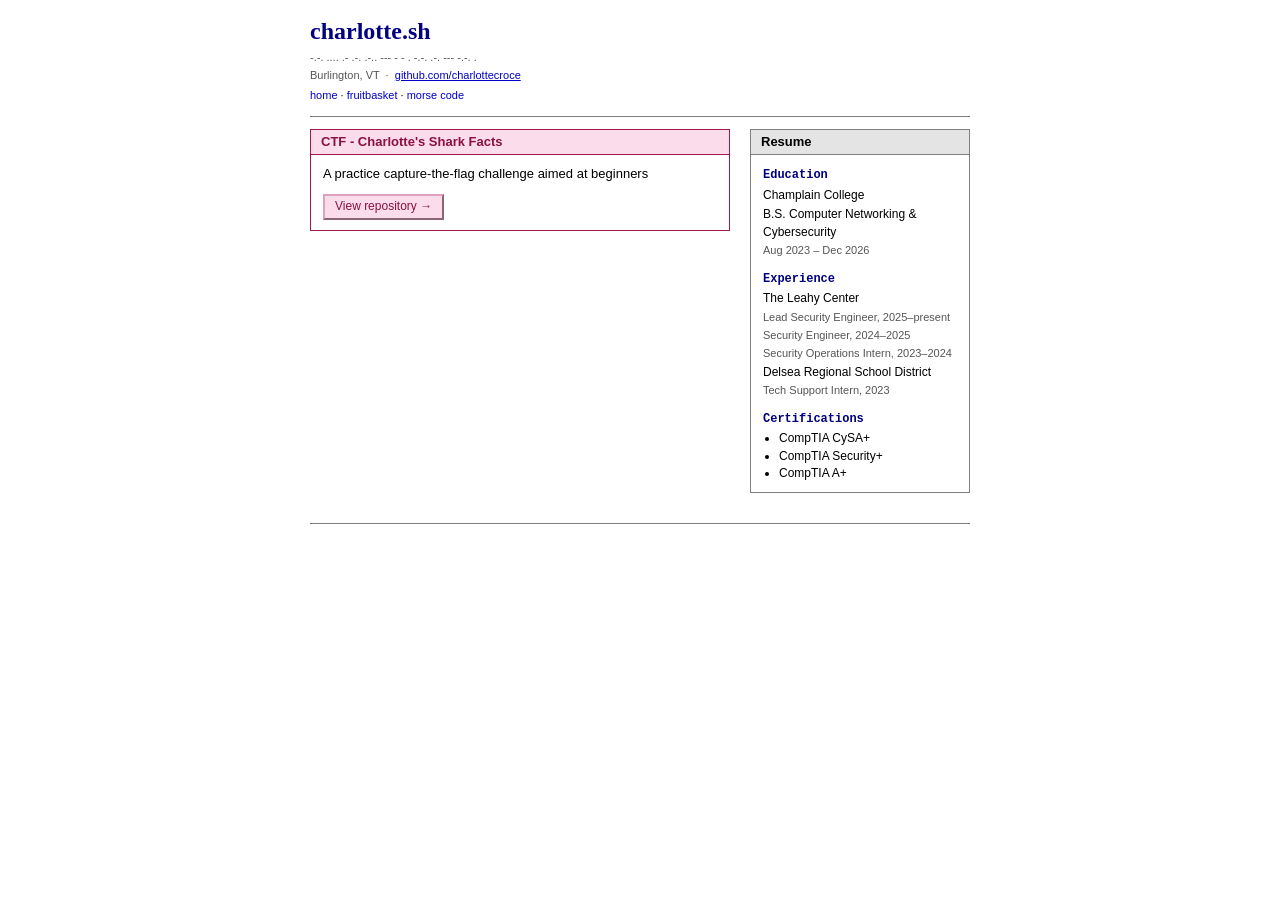
<file: index.html>
<!DOCTYPE html>
<html lang="en">
<head>
<meta charset="utf-8">
<meta name="viewport" content="width=device-width, initial-scale=1">
<title>charlotte.sh</title>
<link rel="stylesheet" href="style.css">
</head>
<body>
<div class="page">

  <header>
    <h1>charlotte.sh</h1>
    <p class="subtitle">-.-. .... .- .-. .-.. --- - - .  -.-. .-. --- -.-. .</p>
    <p class="meta">Burlington, VT &nbsp;&middot;&nbsp; <a href="https://github.com/charlottecroce">github.com/charlottecroce</a></p>
    <nav class="nav">
      <a href="index.html">home</a> &middot;
      <!--<a href="blog.html">blog</a> &middot; -->
      <a href="fruitbasket.html">fruitbasket</a> &middot;
      <a href="morse.html">morse code</a>
    </nav>
  </header>

  <hr>
  <div class="cols">
    <div class="main">

      <div class="box pink">
        <h2>CTF - Charlotte's Shark Facts</h2>
        <div class="body">
          <p>A practice capture-the-flag challenge aimed at beginners</p>
          <a class="btn" href="https://github.com/charlottecroce/shark-ctf">View repository &rarr;</a>
        </div>
      </div>

    </div>

    <aside class="aside">
      <div class="box resume">
        <h2>Resume</h2>
        <div class="body">

          <h3>Education</h3>
          <p>Champlain College</p>
          <p>B.S. Computer Networking &amp; Cybersecurity</p>
          <p class="role">Aug 2023 &ndash; Dec 2026</p>

          <h3>Experience</h3>
          <p>The Leahy Center</p>
          <p class="role">Lead Security Engineer, 2025&ndash;present</p>
          <p class="role">Security Engineer, 2024&ndash;2025</p>
          <p class="role">Security Operations Intern, 2023&ndash;2024</p>

          <p>Delsea Regional School District</p>
          <p class="role">Tech Support Intern, 2023</p>

          <h3>Certifications</h3>
          <ul>
            <li>CompTIA CySA+</li>
            <li>CompTIA Security+</li>
            <li>CompTIA A+</li>
          </ul>

        </div>
      </div>
    </aside>

  </div>

  <footer>
  </footer>

</div>
</body>
</html>
</file>
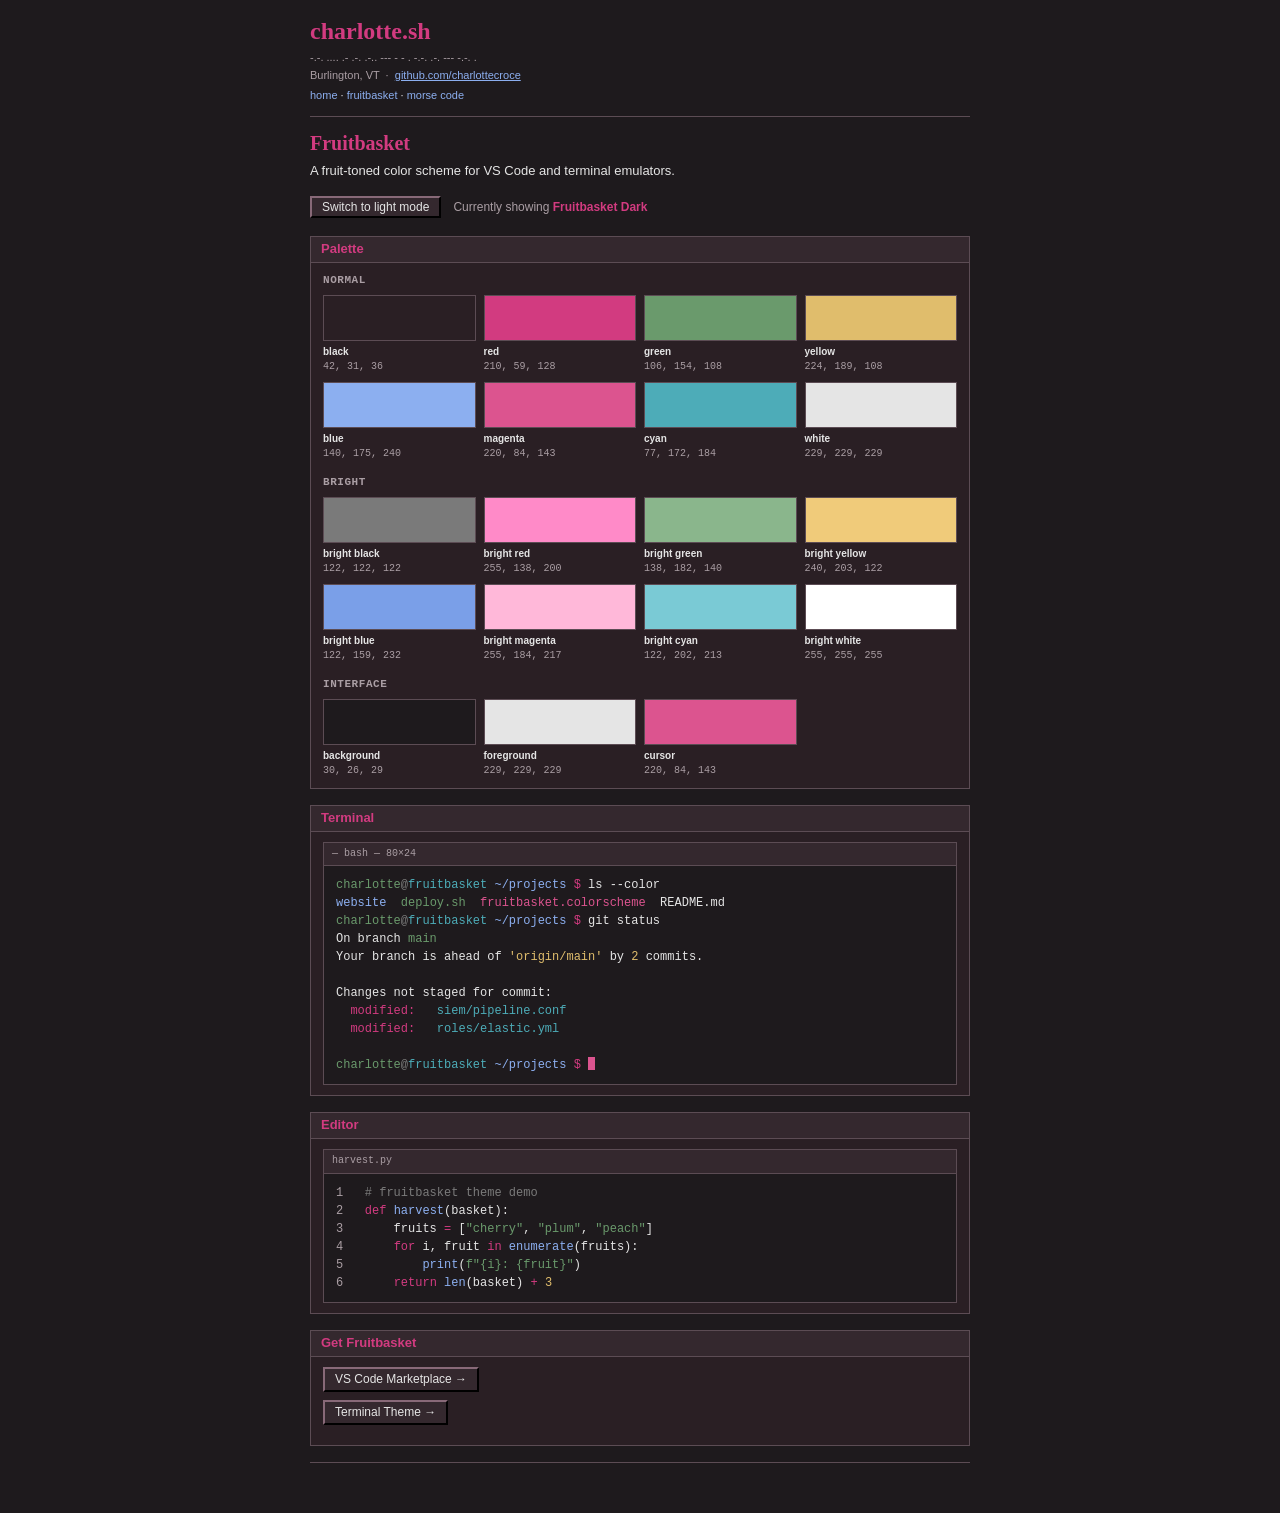
<file: fruitbasket.html>
<!DOCTYPE html>
<html lang="en">
<head>
<meta charset="utf-8">
<meta name="viewport" content="width=device-width, initial-scale=1">
<title>Fruitbasket &mdash; charlotte.sh</title>
<link rel="stylesheet" href="style.css">
</head>
<body class="fb" data-theme="dark">
<div class="page">

  <header>
    <h1>charlotte.sh</h1>
    <p class="subtitle">-.-. .... .- .-. .-.. --- - - .  -.-. .-. --- -.-. .</p>
    <p class="meta">Burlington, VT &nbsp;&middot;&nbsp; <a href="https://github.com/charlottecroce">github.com/charlottecroce</a></p>
    <nav class="nav">
      <a href="index.html">home</a> &middot;
      <!--<a href="blog.html">blog</a> &middot;-->
      <a href="fruitbasket.html">fruitbasket</a> &middot;
      <a href="morse.html">morse code</a>
    </nav>
  </header>

  <hr>

  <h2 class="page-title">Fruitbasket</h2>
  <p class="intro">A fruit-toned color scheme for VS Code and terminal emulators.</p>

  <div class="fb-toggle">
    <button class="btn" id="themeBtn" onclick="fbToggle()">Switch to light mode</button>
    <span class="fb-mode">Currently showing <strong id="fbModeName">Fruitbasket Dark</strong></span>
  </div>

  <div class="box">
    <h2>Palette</h2>
    <div class="body">

      <div class="fb-group-title">Normal</div>
      <div class="swatches">
        <div class="sw"><div class="chip" style="background:rgb(var(--c0))"></div><div class="sw-name">black</div><div class="sw-rgb"><span class="light-only">64, 49, 58</span><span class="dark-only">42, 31, 36</span></div></div>
        <div class="sw"><div class="chip" style="background:rgb(var(--c1))"></div><div class="sw-name">red</div><div class="sw-rgb"><span class="light-only">188, 31, 104</span><span class="dark-only">210, 59, 128</span></div></div>
        <div class="sw"><div class="chip" style="background:rgb(var(--c2))"></div><div class="sw-name">green</div><div class="sw-rgb"><span class="light-only">63, 104, 65</span><span class="dark-only">106, 154, 108</span></div></div>
        <div class="sw"><div class="chip" style="background:rgb(var(--c3))"></div><div class="sw-name">yellow</div><div class="sw-rgb"><span class="light-only">150, 101, 10</span><span class="dark-only">224, 189, 108</span></div></div>
        <div class="sw"><div class="chip" style="background:rgb(var(--c4))"></div><div class="sw-name">blue</div><div class="sw-rgb"><span class="light-only">44, 86, 174</span><span class="dark-only">140, 175, 240</span></div></div>
        <div class="sw"><div class="chip" style="background:rgb(var(--c5))"></div><div class="sw-name">magenta</div><div class="sw-rgb"><span class="light-only">211, 63, 124</span><span class="dark-only">220, 84, 143</span></div></div>
        <div class="sw"><div class="chip" style="background:rgb(var(--c6))"></div><div class="sw-name">cyan</div><div class="sw-rgb"><span class="light-only">27, 122, 134</span><span class="dark-only">77, 172, 184</span></div></div>
        <div class="sw"><div class="chip" style="background:rgb(var(--c7))"></div><div class="sw-name">white</div><div class="sw-rgb"><span class="light-only">230, 219, 224</span><span class="dark-only">229, 229, 229</span></div></div>
      </div>

      <div class="fb-group-title">Bright</div>
      <div class="swatches">
        <div class="sw"><div class="chip" style="background:rgb(var(--c0i))"></div><div class="sw-name">bright black</div><div class="sw-rgb"><span class="light-only">138, 117, 128</span><span class="dark-only">122, 122, 122</span></div></div>
        <div class="sw"><div class="chip" style="background:rgb(var(--c1i))"></div><div class="sw-name">bright red</div><div class="sw-rgb"><span class="light-only">211, 63, 124</span><span class="dark-only">255, 138, 200</span></div></div>
        <div class="sw"><div class="chip" style="background:rgb(var(--c2i))"></div><div class="sw-name">bright green</div><div class="sw-rgb"><span class="light-only">81, 128, 83</span><span class="dark-only">138, 182, 140</span></div></div>
        <div class="sw"><div class="chip" style="background:rgb(var(--c3i))"></div><div class="sw-name">bright yellow</div><div class="sw-rgb"><span class="light-only">176, 126, 26</span><span class="dark-only">240, 203, 122</span></div></div>
        <div class="sw"><div class="chip" style="background:rgb(var(--c4i))"></div><div class="sw-name">bright blue</div><div class="sw-rgb"><span class="light-only">63, 106, 192</span><span class="dark-only">122, 159, 232</span></div></div>
        <div class="sw"><div class="chip" style="background:rgb(var(--c5i))"></div><div class="sw-name">bright magenta</div><div class="sw-rgb"><span class="light-only">196, 36, 114</span><span class="dark-only">255, 184, 217</span></div></div>
        <div class="sw"><div class="chip" style="background:rgb(var(--c6i))"></div><div class="sw-name">bright cyan</div><div class="sw-rgb"><span class="light-only">39, 147, 160</span><span class="dark-only">122, 202, 213</span></div></div>
        <div class="sw"><div class="chip" style="background:rgb(var(--c7i))"></div><div class="sw-name">bright white</div><div class="sw-rgb"><span class="light-only">251, 242, 245</span><span class="dark-only">255, 255, 255</span></div></div>
      </div>

      <div class="fb-group-title">Interface</div>
      <div class="swatches">
        <div class="sw"><div class="chip" style="background:rgb(var(--bg))"></div><div class="sw-name">background</div><div class="sw-rgb"><span class="light-only">251, 242, 245</span><span class="dark-only">30, 26, 29</span></div></div>
        <div class="sw"><div class="chip" style="background:rgb(var(--fg))"></div><div class="sw-name">foreground</div><div class="sw-rgb"><span class="light-only">64, 49, 58</span><span class="dark-only">229, 229, 229</span></div></div>
        <div class="sw"><div class="chip" style="background:rgb(var(--cursor))"></div><div class="sw-name">cursor</div><div class="sw-rgb"><span class="light-only">188, 31, 104</span><span class="dark-only">220, 84, 143</span></div></div>
      </div>

    </div>
  </div>

  <div class="box">
    <h2>Terminal</h2>
    <div class="body">
      <div class="mock">
        <div class="mock-bar">&mdash; bash &mdash; 80&times;24</div>
        <div class="mock-body"><pre><span class="c2">charlotte</span><span class="c0i">@</span><span class="c6">fruitbasket</span> <span class="c4">~/projects</span> <span class="c1">$</span> ls --color
<span class="c4">website</span>  <span class="c2">deploy.sh</span>  <span class="c5">fruitbasket.colorscheme</span>  README.md
<span class="c2">charlotte</span><span class="c0i">@</span><span class="c6">fruitbasket</span> <span class="c4">~/projects</span> <span class="c1">$</span> git status
On branch <span class="c2">main</span>
Your branch is ahead of <span class="c3">'origin/main'</span> by <span class="c3">2</span> commits.

Changes not staged for commit:
  <span class="c1">modified:</span>   <span class="c6">siem/pipeline.conf</span>
  <span class="c1">modified:</span>   <span class="c6">roles/elastic.yml</span>

<span class="c2">charlotte</span><span class="c0i">@</span><span class="c6">fruitbasket</span> <span class="c4">~/projects</span> <span class="c1">$</span> <span class="cursor-block"></span></pre></div>
      </div>
    </div>
  </div>

  <div class="box">
    <h2>Editor</h2>
    <div class="body">
      <div class="mock">
        <div class="mock-bar">harvest.py</div>
        <div class="mock-body"><pre><span class="ln">1   </span><span class="c0i"># fruitbasket theme demo</span>
<span class="ln">2   </span><span class="c1">def</span> <span class="c4">harvest</span>(basket):
<span class="ln">3   </span>    fruits <span class="c1">=</span> [<span class="c2">"cherry"</span>, <span class="c2">"plum"</span>, <span class="c2">"peach"</span>]
<span class="ln">4   </span>    <span class="c1">for</span> i, fruit <span class="c1">in</span> <span class="c4">enumerate</span>(fruits):
<span class="ln">5   </span>        <span class="c4">print</span>(<span class="c2">f"{i}: {fruit}"</span>)
<span class="ln">6   </span>    <span class="c1">return</span> <span class="c4">len</span>(basket) <span class="c1">+</span> <span class="c3">3</span>
</pre></div>
      </div>
    </div>
  </div>

  <div class="box">
    <h2>Get Fruitbasket</h2>
    <div class="body">
      <div class="fb-downloads">
        <a class="btn" href="https://marketplace.visualstudio.com/items?itemName=charlotte-dev.fruitbasket-theme">VS Code Marketplace &rarr;</a>
        <a class="btn" href="https://github.com/charlottecroce/fruitbasket-terminal-theme">Terminal Theme &rarr;</a>

      </div>
      <p class="fb-dl-note"></p>
    </div>
  </div>

  <footer>
  </footer>

</div>

<script>
function fbToggle(){
  var b = document.body;
  var dark = b.getAttribute('data-theme') === 'dark';
  b.setAttribute('data-theme', dark ? 'light' : 'dark');
  document.getElementById('themeBtn').textContent = dark ? 'Switch to dark mode' : 'Switch to light mode';
  document.getElementById('fbModeName').textContent = dark ? 'Fruitbasket Light' : 'Fruitbasket Dark';
}
</script>
</body>
</html>
</file>
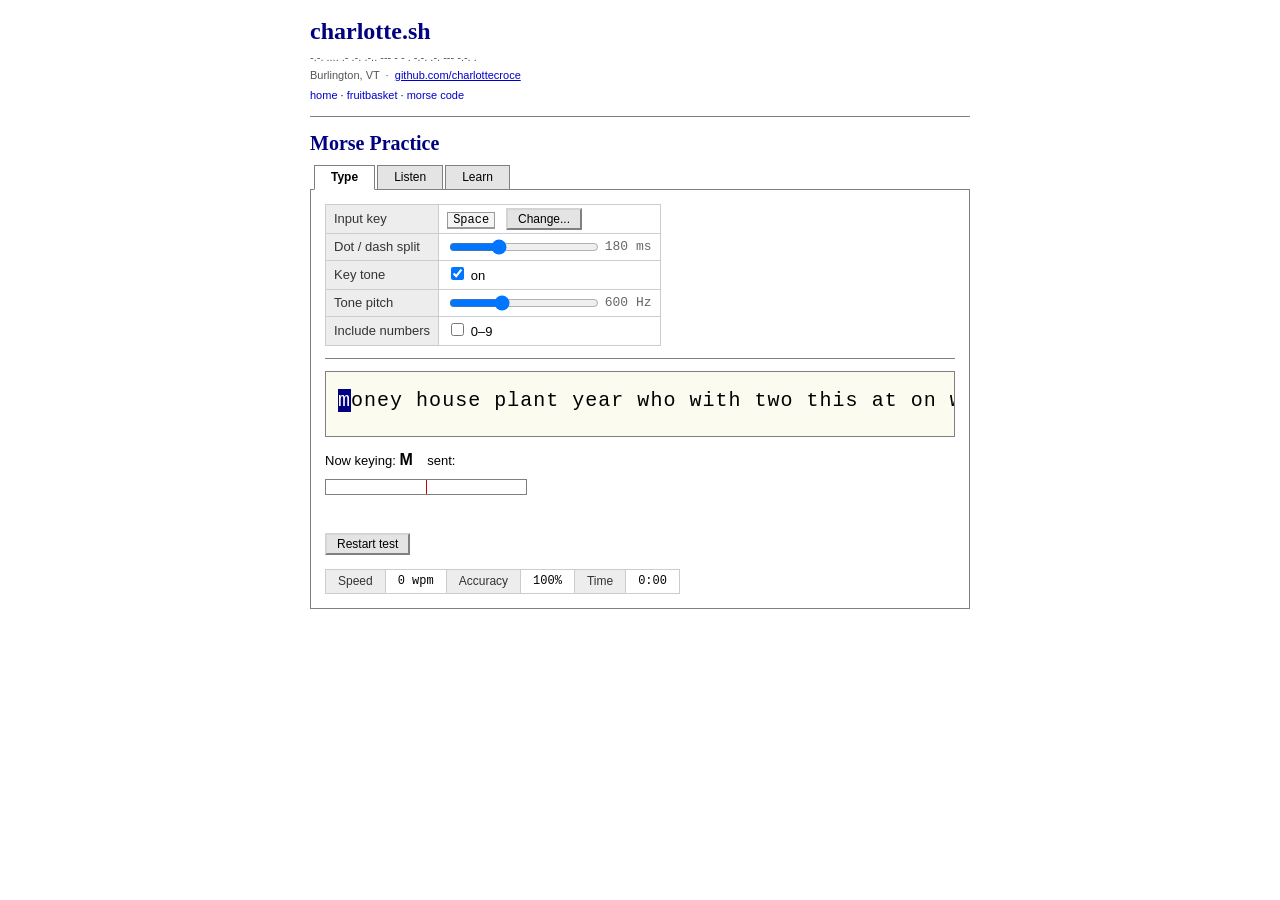
<file: morse.html>
<!DOCTYPE html>
<html lang="en">
<head>
<meta charset="utf-8">
<meta name="viewport" content="width=device-width, initial-scale=1">
<title>Morse Practice</title>
<link rel="stylesheet" href="style.css">
</head>
<body class="morse">
<div class="page">

  <header>
    <h1>charlotte.sh</h1>
    <p class="subtitle">-.-. .... .- .-. .-.. --- - - .  -.-. .-. --- -.-. .</p>
    <p class="meta">Burlington, VT &nbsp;&middot;&nbsp; <a href="https://github.com/charlottecroce">github.com/charlottecroce</a></p>
    <nav class="nav">
      <a href="index.html">home</a> &middot;
      <!--<a href="blog.html">blog</a> &middot;-->
      <a href="fruitbasket.html">fruitbasket</a> &middot;
      <a href="morse.html">morse code</a>
    </nav>
  </header>

  <hr>

  <h2 class="page-title">Morse Practice</h2>

  <div class="tabbar">
    <a href="#" class="active" data-tab="type">Type</a><a href="#" data-tab="listen">Listen</a><a href="#" data-tab="learn">Learn</a>
  </div>

  <div class="panelbox">

  <!-- TYPE -->
  <div class="panel on" id="type">
    <table class="opts">
      <tr>
        <td class="k">Input key</td>
        <td><kbd id="keyName">Space</kbd> &nbsp; <button class="btn" id="bindKey">Change...</button></td>
      </tr>
      <tr>
        <td class="k">Dot / dash split</td>
        <td><input type="range" id="thresh" min="80" max="400" step="10" value="180"> <span class="morseglyph"><span id="threshVal">180</span> ms</span></td>
      </tr>
      <tr>
        <td class="k">Key tone</td>
        <td><input type="checkbox" id="typeSound" checked> on</td>
      </tr>
      <tr>
        <td class="k">Tone pitch</td>
        <td><input type="range" id="freq" min="300" max="1200" step="10" value="600"> <span class="morseglyph"><span id="freqVal">600</span> Hz</span></td>
      </tr>
      <tr>
        <td class="k">Include numbers</td>
        <td><input type="checkbox" id="numType"> 0&ndash;9</td>
      </tr>
    </table>
    <div class="hintnote">
    </div>

    <hr>

    <div class="stream" id="stream"></div>

    <div class="keyline">
      Now keying: <b id="curLetter">&nbsp;</b>
      &nbsp;&nbsp; sent: <span class="enterbox" id="entered">&nbsp;</span>
    </div>

    <div>
      <span class="viz" id="viz"><i></i><span class="mark"></span></span>
      <span class="kind" id="kind"></span>
    </div>

    <div class="answerline" id="answer">&nbsp;</div>

    <button class="btn" id="restart">Restart test</button>

    <table class="stats">
      <tr><td class="k">Speed</td><td class="v" id="sWpm">0 wpm</td>
          <td class="k">Accuracy</td><td class="v" id="sAcc">100%</td>
          <td class="k">Time</td><td class="v" id="sTime">0:00</td></tr>
    </table>
  </div>

  <!-- LISTEN -->
  <div class="panel" id="listen">
    <table class="opts">
      <tr>
        <td class="k">Play</td>
        <td>
          <label><input type="radio" name="lmode" value="letter" checked> Letter</label> &nbsp;&nbsp;
          <label><input type="radio" name="lmode" value="word"> Word</label>
        </td>
      </tr>
      <tr>
        <td class="k">Speed</td>
        <td><input type="range" id="wpm" min="5" max="40" step="1" value="15"> <span class="morseglyph"><span id="wpmVal">15</span> wpm</span></td>
      </tr>
      <tr>
        <td class="k">Tone pitch</td>
        <td><input type="range" id="freqListen" min="300" max="1200" step="10" value="600"> <span class="morseglyph"><span id="freqListenVal">600</span> Hz</span></td>
      </tr>
      <tr>
        <td class="k">Include numbers</td>
        <td><input type="checkbox" id="numListen"> 0&ndash;9</td>
      </tr>
    </table>
    <div class="hintnote"></div>

    <hr>

    <p>
      <button class="btn" id="lPlay">Play &#9658;</button>
      <button class="btn" id="lReplay">Replay</button>
      <button class="btn" id="lNew">New</button>
    </p>

    <p>Answer: <input type="text" id="lInput" maxlength="1" autocomplete="off" spellcheck="false"></p>

    <div class="answerline" id="lAnswer">&nbsp;</div>

    <table class="stats">
      <tr><td class="k">Correct</td><td class="v" id="lScore">0 / 0</td></tr>
    </table>
  </div>

  <!-- LEARN -->
  <div class="panel" id="learn">
    <div class="hintnote"></div>
    <hr>
    <div class="learngrid" id="learnGrid"></div>
  </div>

  </div><!-- /panelbox -->

</div>

<script>
/* data */
var MORSE = {
  A:".-",B:"-...",C:"-.-.",D:"-..",E:".",F:"..-.",G:"--.",H:"....",I:"..",
  J:".---",K:"-.-",L:".-..",M:"--",N:"-.",O:"---",P:".--.",Q:"--.-",R:".-.",
  S:"...",T:"-",U:"..-",V:"...-",W:".--",X:"-..-",Y:"-.--",Z:"--..",
  "0":"-----","1":".----","2":"..---","3":"...--","4":"....-","5":".....",
  "6":"-....","7":"--...","8":"---..","9":"----."
};
var WORDS = ("the be to of and a in that have it for not on with he as you do at this but his by "+
"from they we say her she or an will my one all would there their what so up out if about who get "+
"which go me when make can like time no just him know take people into year your good some could "+
"them see other than then now look only come its over think also back after use two how our work "+
"first well way even new want because any these give day most us man day new old see two way boy "+
"red big hot sun run top ten dog cat book tree road blue green fast slow open door hand word here "+
"water light music paper river house world plant sound money music point night music horse table").split(/\s+/);

var glyph = function(s){ return s.replace(/\./g,"\u00B7").replace(/-/g,"\u2212"); };
var rand  = function(a){ return a[Math.floor(Math.random()*a.length)]; };

/* audio */
var ctx, masterGain, limiter;
var toneFreq = 600; // shared pitch, Hz

function ac(){
  if(!ctx){
    ctx = new (window.AudioContext||window.webkitAudioContext)();
    limiter = ctx.createDynamicsCompressor();
    limiter.threshold.value = -6;
    limiter.knee.value = 6;
    limiter.ratio.value = 20;
    limiter.attack.value = 0.001;
    limiter.release.value = 0.05;
    masterGain = ctx.createGain();
    masterGain.gain.value = 0.9;
    limiter.connect(masterGain);
    masterGain.connect(ctx.destination);
  }
  return ctx;
}

var liveOsc=null, liveGain=null;
function toneOn(){
  var c=ac(), now=c.currentTime;
  liveOsc=c.createOscillator(); liveGain=c.createGain();
  liveOsc.type="sine"; liveOsc.frequency.value=toneFreq;
  liveOsc.connect(liveGain); liveGain.connect(limiter);
  liveGain.gain.setValueAtTime(0.0001, now);
  liveGain.gain.exponentialRampToValueAtTime(0.25, now+0.010); // smooth attack
  liveOsc.start();
}
function toneOff(){
  if(!liveOsc) return;
  var c=ac(), now=c.currentTime, g=liveGain, o=liveOsc;
  liveOsc=null; liveGain=null; // release immediately so re-triggers are clean
  g.gain.cancelScheduledValues(now);
  g.gain.setValueAtTime(g.gain.value, now); // anchor at the actual current level (no jump)
  g.gain.setTargetAtTime(0.0001, now, 0.020); // exponential fade-out
  o.stop(now+0.15); // stop only after the fade has settled
}
// Play plain text with morse timing.
function playText(text, wpm, freq){
  var c=ac(), u=1.2/wpm, t=c.currentTime+0.08, i, j;
  var f = freq || toneFreq;
  text=String(text).toUpperCase();
  for(i=0;i<text.length;i++){
    var code=MORSE[text.charAt(i)]; if(!code) continue;
    for(j=0;j<code.length;j++){
      var d = code.charAt(j)==="." ? u : u*3;
      var o=c.createOscillator(), g=c.createGain();
      o.type="sine"; o.frequency.value=f; o.connect(g); g.connect(limiter);
      g.gain.setValueAtTime(0.0001,t);
      g.gain.exponentialRampToValueAtTime(0.25,t+0.006);
      g.gain.setValueAtTime(0.25,t+d-0.006);
      g.gain.exponentialRampToValueAtTime(0.0001,t+d);
      o.start(t); o.stop(t+d+0.01);
      t += d + u; // symbol + intra-letter gap (1u)
    }
    t += u*2; // bring gap between letters up to 3u
  }
}

/* tabs */
var el=function(id){return document.getElementById(id);};
var tabs=document.querySelectorAll('.tabbar a');
var panels=document.querySelectorAll('.panelbox .panel');
for(var ti=0;ti<tabs.length;ti++){
  tabs[ti].onclick=function(e){
    e.preventDefault(); var name=this.getAttribute('data-tab');
    for(var j=0;j<tabs.length;j++) tabs[j].className = (tabs[j]===this?'active':'');
    for(var k=0;k<panels.length;k++) panels[k].className = 'panel'+(panels[k].id===name?' on':'');
    if(name==='listen') setTimeout(function(){el('lInput').focus();},0);
  };
}

/* shared: numbers */
var numbersOn=false;
function syncNumbers(src){
  numbersOn = src.checked;
  el('numType').checked = numbersOn;
  el('numListen').checked = numbersOn;
}
el('numType').onchange=function(){ syncNumbers(this); newTest(); };
el('numListen').onchange=function(){ syncNumbers(this); };

/* shared: tone pitch */
var freqEl=el('freq'), freqVal=el('freqVal'), freqListenEl=el('freqListen'), freqListenVal=el('freqListenVal');
function syncFreq(src){
  toneFreq = +src.value;
  freqEl.value = toneFreq; freqVal.textContent = toneFreq;
  freqListenEl.value = toneFreq; freqListenVal.textContent = toneFreq;
}
freqEl.oninput=function(){ syncFreq(this); };
freqListenEl.oninput=function(){ syncFreq(this); };

function poolChars(){
  var s="ABCDEFGHIJKLMNOPQRSTUVWXYZ";
  if(numbersOn) s+="0123456789";
  return s;
}

/* TYPE MODE */
var inputKey="Space", holdStart=0, raf=null, letterTimer=null;
var stream=[], pos=0, entered="";
var started=false, startTime=0, correctChars=0, errors=0, statTimer=null, errFlash=false;

var streamEl=el('stream'), curLetterEl=el('curLetter'), enteredEl=el('entered'),
    viz=el('viz'), vizBar=viz.querySelector('i'), kindEl=el('kind'),
    answerEl=el('answer'), thresh=el('thresh'), threshVal=el('threshVal'),
    keyName=el('keyName'), typeSound=el('typeSound');

function makeToken(){
  if(numbersOn && Math.random()<0.15){
    var n=2+Math.floor(Math.random()*2), s="";
    for(var i=0;i<n;i++) s+=Math.floor(Math.random()*10);
    return s;
  }
  return rand(WORDS);
}
function extend(){
  var tok=makeToken(), i;
  if(stream.length) stream.push(" ");
  for(i=0;i<tok.length;i++) stream.push(tok.charAt(i));
}
function ensureAhead(){ while(stream.length < pos+90) extend(); }
function skipSpaces(){ while(stream[pos]===" ") pos++; }

function target(){ return MORSE[String(stream[pos]).toUpperCase()]; }

function render(){
  ensureAhead();
  if(pos>600){ stream.splice(0,400); pos-=400; }
  var start=Math.max(0, pos-3), end=Math.min(stream.length, start+56), html="", i;
  for(i=start;i<end;i++){
    var ch = stream[i]===" " ? " " : stream[i];
    var cls = i<pos ? "done" : (i===pos ? (errFlash?"err":"cur") : "up");
    html += '<span class="'+cls+'">'+ch+'</span>';
  }
  streamEl.innerHTML=html;
  curLetterEl.textContent = String(stream[pos]).toUpperCase();
}

function newTest(){
  stream=[]; pos=0; entered=""; errFlash=false;
  started=false; correctChars=0; errors=0;
  if(statTimer){ clearInterval(statTimer); statTimer=null; }
  extend(); skipSpaces();
  enteredEl.innerHTML="&nbsp;"; answerEl.innerHTML="&nbsp;"; kindEl.textContent="";
  vizBar.style.width="0"; viz.className="viz";
  updateStats(); render();
}

function updateEntered(){ enteredEl.textContent = entered ? glyph(entered) : "\u00A0"; }

function startTimerIfNeeded(){
  if(started) return;
  started=true; startTime=Date.now();
  statTimer=setInterval(updateStats, 500);
}
function updateStats(){
  var mins = started ? (Date.now()-startTime)/60000 : 0;
  var wpm = mins>0 ? Math.round((correctChars/5)/mins) : 0;
  var total = correctChars+errors;
  var acc = total>0 ? Math.round(correctChars/total*100) : 100;
  el('sWpm').textContent = wpm+" wpm";
  el('sAcc').textContent = acc+"%";
  var secs = started ? Math.floor((Date.now()-startTime)/1000) : 0;
  el('sTime').textContent = Math.floor(secs/60)+":"+("0"+(secs%60)).slice(-2);
}

function advance(){
  correctChars++;
  pos++; ensureAhead(); skipSpaces();
  entered=""; answerEl.innerHTML="&nbsp;"; updateEntered();
  render(); updateStats();
}
function flagWrong(){
  errors++;
  var t=target();
  answerEl.className="answerline no";
  answerEl.innerHTML = '&#10007; '+String(stream[pos]).toUpperCase()+' = <span class="ans">'+glyph(t)+'</span> &nbsp; (retype it)';
  entered=""; updateEntered();
  errFlash=true; render();
  setTimeout(function(){ errFlash=false; render(); }, 220);
  updateStats();
}

function addSymbol(sym){
  startTimerIfNeeded();
  clearTimeout(letterTimer);
  entered += sym; updateEntered();
  var t=target();
  if(entered===t){ advance(); }
  else if(t.indexOf(entered)===0){
    // valid prefix: wait, but fall back to "wrong/incomplete" if they give up
    letterTimer=setTimeout(flagWrong, 1400);
  } else {
    flagWrong();
  }
}

/* hold visualizer */
function animateHold(){
  var t=performance.now()-holdStart, max=(+thresh.value)*2;
  vizBar.style.width = Math.min(100, t/max*100)+"%";
  var dash = t >= +thresh.value;
  viz.className = "viz"+(dash?" dash":"");
  kindEl.textContent = dash ? "dash \u2212" : "dot \u00B7";
  raf=requestAnimationFrame(animateHold);
}

thresh.oninput=function(){ threshVal.textContent=thresh.value; };

var binding=false;
el('bindKey').onclick=function(){ binding=true; keyName.textContent="press a key..."; };
function keyLabel(code){ return code==="Space" ? "Space" : code.replace(/^Key|^Digit/,''); }

document.addEventListener('keydown', function(e){
  if(binding){ e.preventDefault(); inputKey=e.code||e.key; keyName.textContent=keyLabel(inputKey); binding=false; return; }
  if(!el('type').classList.contains('on')) return;
  if((e.code||e.key)!==inputKey) return;
  e.preventDefault();
  if(holdStart) return; // ignore auto-repeat
  holdStart=performance.now();
  if(typeSound.checked) toneOn();
  animateHold();
});
document.addEventListener('keyup', function(e){
  if((e.code||e.key)!==inputKey || !holdStart) return;
  e.preventDefault();
  var dur=performance.now()-holdStart; holdStart=0;
  toneOff(); cancelAnimationFrame(raf);
  vizBar.style.width="0"; viz.className="viz"; kindEl.textContent="";
  addSymbol(dur < +thresh.value ? "." : "-");
});
el('restart').onclick=function(){ newTest(); };

/* LISTEN MODE */
var lTarget="", lTotal=0, lCorrect=0, lAnswered=false;
var lInput=el('lInput'), lAnswer=el('lAnswer'), lScore=el('lScore'),
    wpm=el('wpm'), wpmVal=el('wpmVal');
wpm.oninput=function(){ wpmVal.textContent=wpm.value; };

function listenMode(){
  var r=document.querySelector('input[name=lmode]:checked');
  return r ? r.value : 'letter';
}
function pickTarget(){
  if(listenMode()==='word'){
    if(numbersOn && Math.random()<0.15){
      var n=2+Math.floor(Math.random()*3), s="", i;
      for(i=0;i<n;i++) s+=Math.floor(Math.random()*10);
      return s;
    }
    return rand(WORDS).toUpperCase();
  }
  var pool=poolChars();
  return pool.charAt(Math.floor(Math.random()*pool.length));
}
function lNew(play){
  var word = listenMode()==='word';
  lTarget=pickTarget(); lAnswered=false;
  lInput.value="";
  lInput.maxLength = word ? 24 : 1;
  lInput.style.width = word ? "190px" : "44px";
  lInput.style.textAlign = word ? "left" : "center";
  lAnswer.innerHTML="&nbsp;"; lAnswer.className="answerline";
  lInput.focus();
  if(play) playText(lTarget, +wpm.value);
}
function checkAnswer(){
  if(lAnswered || !lTarget) return;
  var v=lInput.value.toUpperCase().replace(/\s+/g,"");
  if(!v) return;
  lAnswered=true; lTotal++;
  if(v===String(lTarget).toUpperCase()){
    lCorrect++;
    lAnswer.className="answerline ok"; lAnswer.innerHTML="&#10003; correct";
    setTimeout(function(){ lNew(true); }, 700);
  } else {
    var extra = listenMode()==='letter' ? ' &nbsp; <span class="ans">'+glyph(MORSE[lTarget])+'</span>' : '';
    lAnswer.className="answerline no";
    lAnswer.innerHTML='&#10007; it was <b>'+String(lTarget).toUpperCase()+'</b>'+extra;
    setTimeout(function(){ lNew(true); }, 1700);
  }
  lScore.textContent = lCorrect+" / "+lTotal;
}

el('lPlay').onclick=function(){ if(!lTarget) lNew(false); playText(lTarget, +wpm.value); lInput.focus(); };
el('lReplay').onclick=function(){ if(lTarget) playText(lTarget, +wpm.value); lInput.focus(); };
el('lNew').onclick=function(){ lNew(true); };

var lmodes=document.querySelectorAll('input[name=lmode]');
for(var mi=0; mi<lmodes.length; mi++){ lmodes[mi].onchange=function(){ lNew(false); }; }

lInput.addEventListener('input', function(){
  lInput.value = lInput.value.toUpperCase();
  if(listenMode()==='letter' && lInput.value.length>=1) checkAnswer();
});
lInput.addEventListener('keydown', function(e){
  if(e.key==='Enter'){ e.preventDefault(); checkAnswer(); }
});

/* LEARN MODE */
var LEARN_WPM = 13;
var LEARN_ORDER = "ABCDEFGHIJKLMNOPQRSTUVWXYZ0123456789";
function buildLearn(){
  var html="", i, ch;
  for(i=0;i<LEARN_ORDER.length;i++){
    ch=LEARN_ORDER.charAt(i);
    html += '<div class="learncell">'
          +   '<span class="ch">'+ch+'</span>'
          +   '<span class="cd">'+glyph(MORSE[ch])+'</span>'
          +   '<button class="btn pbtn" data-ch="'+ch+'" title="Play '+ch+'">&#9658;</button>'
          + '</div>';
  }
  el('learnGrid').innerHTML=html;
}
el('learnGrid').addEventListener('click', function(e){
  var t=e.target;
  while(t && t!==this && !(t.getAttribute && t.getAttribute('data-ch'))) t=t.parentNode;
  if(t && t.getAttribute && t.getAttribute('data-ch')) playText(t.getAttribute('data-ch'), LEARN_WPM);
});

/* init */
buildLearn();
newTest();
</script>
</body>
</html>
</file>
<file: style.css>
/* ---------- Base ---------- */
html { -webkit-text-size-adjust: 100%; }

body {
  background:#ffffff; color:#000000;
  font-family: Verdana, Arial, Helvetica, sans-serif;
  font-size:13px; line-height:1.45;
  margin:0;
}

.page {
  max-width:660px;
  margin:0 auto;
  padding:14px 16px 40px;
}

a { color:#0000cc; }

h1 {
  font-family:"Times New Roman", Times, serif;
  font-size:24px; font-weight:bold;
  margin:0; color:#000080;
}

hr { border:0; border-top:1px solid #808080; margin:12px 0; }

.btn {
  display:inline-block;
  font-family:inherit;
  font-size:12px;
  padding:2px 10px;
  border:2px outset #d4d4d4;
  font-weight:normal;
  text-decoration:none;
  color:#000;
  background:#e4e4e4;
  cursor:pointer;
}
.btn:active { border-style:inset; }

/* ---------- Header / nav ---------- */
.subtitle { color:#555; font-size:11px; margin:1px 0 2px; }
.meta { color:#555; font-size:11px; margin:1px 0 4px; }

.nav { font-size:11px; margin:2px 0 0; }
.nav a { color:#0000cc; text-decoration:none; }
.nav a:hover { text-decoration:underline; }
.nav .here { color:#000; font-weight:bold; text-decoration:none; }

/* ---------- Shared content ---------- */
.page-title {
  font-family:"Times New Roman", Times, serif;
  font-size:20px; font-weight:bold; color:#000080;
  margin:0 0 4px;
}
.intro { margin:0 0 16px; color:#333; }

/* ---------- Home page ---------- */
.cols { display:flex; flex-wrap:wrap; gap:20px; }
.main { flex:1 1 400px; min-width:0; }
.aside { flex:0 0 220px; }

.box { border:1px solid #808080; margin-bottom:16px; background:#ffffff; }
.box h2 {
  font-size:13px; font-weight:bold; margin:0;
  padding:3px 10px; border-bottom:1px solid #808080;
  background:#e4e4e4; color:#000;
}
.box .body { padding:10px 12px; }
.box .body p { margin:0 0 10px; }

.box.green { border-color:#1f7a1f; }
.box.green h2 { background:#dff2df; border-bottom-color:#1f7a1f; color:#0f4d0f; }
.box.pink { border-color:#a3184a; }
.box.pink h2 { background:#fbdcea; border-bottom-color:#a3184a; color:#8a1140; }
.box.green .btn { border-color:#8fbf8f; background:#c9edc9; color:#0f4d0f; }
.box.pink  .btn { border-color:#e0a0c0; background:#fbdcea; color:#8a1140; }

.box.resume { border-color:#808080; font-size:12px; color:#000; }
.box.resume h2 { background:#e4e4e4; border-bottom-color:#808080; font-size:13px; }
.box.resume h3 {
  font-family:"Courier New", monospace;
  font-size:12px; font-weight:bold; color:#000080;
  margin:12px 0 2px;
}
.box.resume h3:first-of-type { margin-top:2px; }
.box.resume p { margin:2px 0; }
.box.resume ul { margin:2px 0 0; padding-left:16px; }
.box.resume li { margin:0; }
.box.resume .role { color:#555; font-size:11px; }

/* ---------- Blog index ---------- */
.post { border-top:1px solid #d0d0d0; padding:14px 0; }
.post:first-child { border-top:0; padding-top:2px; }
.post-title {
  font-family:"Times New Roman", Times, serif;
  font-size:16px; font-weight:bold; margin:0 0 2px;
}
.post-title a { color:#000080; text-decoration:none; }
.post-title a:hover { text-decoration:underline; }
.post-date { color:#555; font-size:11px; margin:0 0 6px; }
.post-excerpt { margin:0 0 8px; }

/* ---------- Article ---------- */
.post-meta { color:#555; font-size:11px; margin:0 0 4px; }

.article h2 {
  font-family:"Times New Roman", Times, serif;
  font-size:17px; font-weight:bold; color:#000080;
  margin:22px 0 6px; padding-bottom:3px;
  border-bottom:1px solid #808080;
}
/* Article title */
.article h2.article-title {
  font-size:20px;
  margin:0 0 14px;
  padding-bottom:0;
  border-bottom:0;
  line-height:1.25;
}
.article h3 {
  font-family:"Courier New", monospace;
  font-size:13px; font-weight:bold; color:#000080;
  margin:16px 0 4px;
}
.article p { margin:0 0 10px; }

.article table { border-collapse:collapse; width:100%; margin:12px 0; font-size:12px; }
.article th, .article td {
  border:1px solid #808080; padding:4px 8px;
  text-align:left; vertical-align:top;
}
.article th { background:#e4e4e4; font-weight:bold; }
.article tbody tr:nth-child(even) { background:#f6f6f6; }

.article hr { border:0; border-top:1px solid #808080; margin:18px 0; }
.article .note { font-style:italic; color:#555; font-size:12px; }

/* ---------- Footer ---------- */
footer {
  margin-top:14px; padding-top:10px;
  border-top:1px solid #808080;
  font-size:10px; color:#999; text-align:center;
}

/* =========================================================
   Fruitbasket
   ========================================================= */
body.fb {
  /* chrome */
  --bg:251,242,245; --fg:64,49,58;
  --panel:255,251,253; --panel-header:230,219,224;
  --border:138,117,128; --muted:138,117,128;
  --link:44,86,174; --heading:188,31,104; --accent:188,31,104;
  /* ansi — normal */
  --c0:64,49,58;   --c1:188,31,104; --c2:63,104,65;  --c3:150,101,10;
  --c4:44,86,174;  --c5:211,63,124; --c6:27,122,134; --c7:230,219,224;
  /* ansi — bright */
  --c0i:138,117,128; --c1i:211,63,124; --c2i:81,128,83;  --c3i:176,126,26;
  --c4i:63,106,192;  --c5i:196,36,114; --c6i:39,147,160; --c7i:251,242,245;
  /* interface */
  --term-bg:251,242,245; --term-fg:64,49,58; --cursor:188,31,104;

  background: rgb(var(--bg));
  color: rgb(var(--fg));
}
body.fb[data-theme="dark"] {
  --bg:30,26,29; --fg:229,229,229;
  --panel:42,31,36; --panel-header:52,40,46;
  --border:92,76,84; --muted:170,158,164;
  --link:140,175,240; --heading:210,59,128; --accent:220,84,143;
  --c0:42,31,36;    --c1:210,59,128;  --c2:106,154,108; --c3:224,189,108;
  --c4:140,175,240; --c5:220,84,143;  --c6:77,172,184;  --c7:229,229,229;
  --c0i:122,122,122; --c1i:255,138,200; --c2i:138,182,140; --c3i:240,203,122;
  --c4i:122,159,232; --c5i:255,184,217; --c6i:122,202,213; --c7i:255,255,255;
  --term-bg:30,26,29; --term-fg:229,229,229; --cursor:220,84,143;
}

/* re-skin the shared chrome */
body.fb a { color: rgb(var(--link)); }
body.fb h1 { color: rgb(var(--heading)); }
body.fb .subtitle, body.fb .meta { color: rgb(var(--muted)); }
body.fb .meta a { color: rgb(var(--link)); }
body.fb hr { border-top-color: rgb(var(--border)); }
body.fb .nav a { color: rgb(var(--link)); }
body.fb .nav .here { color: rgb(var(--fg)); }
body.fb .page-title { color: rgb(var(--heading)); }
body.fb .intro { color: rgb(var(--fg)); }
body.fb code { font-family:"Courier New", monospace; font-size:12px; color: rgb(var(--c6)); }

body.fb .btn {
  border:2px outset rgb(var(--panel-header));
  background: rgb(var(--panel-header));
  color: rgb(var(--fg));
}
body.fb .btn:active { border-style:inset; }

body.fb .box { border-color: rgb(var(--border)); background: rgb(var(--panel)); }
body.fb .box h2 { background: rgb(var(--panel-header)); border-bottom-color: rgb(var(--border)); color: rgb(var(--heading)); }
body.fb footer { border-top-color: rgb(var(--border)); color: rgb(var(--muted)); }
body.fb footer a { color: rgb(var(--link)); }

/* theme toggle */
.fb-toggle { margin:0 0 18px; display:flex; align-items:center; gap:12px; flex-wrap:wrap; }
.fb-mode { font-size:12px; color: rgb(var(--muted)); }
.fb-mode strong { color: rgb(var(--heading)); }

/* show the rgb readout that matches the active mode */
body.fb[data-theme="light"] .dark-only { display:none; }
body.fb[data-theme="dark"] .light-only { display:none; }

/* palette */
.fb-group-title {
  font-family:"Courier New", monospace; font-size:11px; font-weight:bold;
  color: rgb(var(--muted)); margin:14px 0 6px;
  text-transform:uppercase; letter-spacing:0.05em;
}
.fb-group-title:first-child { margin-top:0; }
.swatches { display:grid; grid-template-columns:repeat(4,1fr); gap:8px; }
@media (max-width:520px){ .swatches { grid-template-columns:repeat(2,1fr); } }
.sw { font-size:10px; }
.sw .chip { height:44px; border:1px solid rgb(var(--border)); margin-bottom:4px; }
.sw-name { color: rgb(var(--fg)); font-weight:bold; }
.sw-rgb { color: rgb(var(--muted)); font-family:"Courier New", monospace; }

/* mock terminal / editor windows */
.mock { border:1px solid rgb(var(--border)); background: rgb(var(--term-bg)); overflow:hidden; }
.mock + .mock { margin-top:12px; }
.mock-bar {
  background: rgb(var(--panel-header)); border-bottom:1px solid rgb(var(--border));
  padding:4px 8px; font-size:10px; color: rgb(var(--muted));
  font-family:"Courier New", monospace;
}
.mock-body {
  padding:10px 12px; font-family:"Courier New", monospace; font-size:12px;
  line-height:1.5; color: rgb(var(--term-fg)); overflow-x:auto;
}
.mock-body pre { margin:0; white-space:pre; }
.cursor-block { display:inline-block; width:7px; height:13px; background: rgb(var(--cursor)); vertical-align:-2px; }
.ln { color: rgb(var(--muted)); user-select:none; }

/* ansi text-colour helpers */
.fb .c0{color:rgb(var(--c0));}  .fb .c0i{color:rgb(var(--c0i));}
.fb .c1{color:rgb(var(--c1));}  .fb .c1i{color:rgb(var(--c1i));}
.fb .c2{color:rgb(var(--c2));}  .fb .c2i{color:rgb(var(--c2i));}
.fb .c3{color:rgb(var(--c3));}  .fb .c3i{color:rgb(var(--c3i));}
.fb .c4{color:rgb(var(--c4));}  .fb .c4i{color:rgb(var(--c4i));}
.fb .c5{color:rgb(var(--c5));}  .fb .c5i{color:rgb(var(--c5i));}
.fb .c6{color:rgb(var(--c6));}  .fb .c6i{color:rgb(var(--c6i));}
.fb .c7{color:rgb(var(--c7));}  .fb .c7i{color:rgb(var(--c7i));}

/* downloads */
.fb-downloads { display:flex; flex-direction:column; gap:8px; align-items:flex-start; }
.fb-dl-note { font-size:11px; color: rgb(var(--muted)); margin:8px 0 0; }

/* =========================================================
   Morse practice
   ========================================================= */
.morse .morseglyph { font-family:"Courier New", monospace; color:#666; }

/* folder tabs */
.morse .tabbar { border-bottom:1px solid #808080; padding-left:4px; margin-top:6px; font-size:12px; }
.morse .tabbar a {
  display:inline-block; padding:3px 16px; margin-right:2px; position:relative; top:1px;
  border:1px solid #808080; border-bottom:none; background:#e4e4e4; color:#000;
  text-decoration:none;
}
.morse .tabbar a.active { background:#ffffff; border-bottom:1px solid #ffffff; font-weight:bold; }
.morse .panelbox { border:1px solid #808080; border-top:none; padding:14px; background:#ffffff; }

.morse .panel { display:none; }
.morse .panel.on { display:block; }

/* learn grid */
.morse .learngrid { display:flex; flex-wrap:wrap; gap:6px; margin-top:2px; }
.morse .learncell {
  display:flex; align-items:center; gap:8px;
  border:1px solid #808080; background:#fbfbf0;
  padding:4px 6px; width:118px; box-sizing:border-box;
}
.morse .learncell .ch {
  font-family:"Courier New", monospace; font-weight:bold; font-size:15px;
  color:#000080; width:14px; text-align:center;
}
.morse .learncell .cd {
  font-family:"Courier New", monospace; font-size:13px; color:#333;
  flex:1; letter-spacing:1px;
}
.morse .btn.pbtn { padding:0 6px; }

/* settings table */
.morse table.opts { border-collapse:collapse; margin:0 0 12px; }
.morse table.opts td { padding:3px 8px; border:1px solid #cccccc; vertical-align:middle; }
.morse table.opts td.k { background:#ededed; color:#333; white-space:nowrap; }
.morse input[type=range] { vertical-align:middle; width:150px; }

.morse kbd {
  font-family:"Courier New", monospace; font-size:12px;
  border:1px solid #999; border-bottom-width:2px; padding:0 5px; background:#f4f4f4;
}
.morse .hintnote { color:#555; font-size:11px; }

/* typing stream */
.morse .stream {
  font-family:"Courier New", monospace; font-size:20px; line-height:1.9;
  border:1px solid #808080; background:#fbfbf0; padding:10px 12px; min-height:44px;
  white-space:pre; overflow:hidden; letter-spacing:1px;
}
.morse .stream .done { color:#008000; }
.morse .stream .cur  { background:#000080; color:#ffffff; }
.morse .stream .err  { background:#cc0000; color:#ffffff; }
.morse .stream .up   { color:#000000; }

.morse .keyline { margin:10px 0 4px; font-size:13px; }
.morse .keyline b { font-size:16px; }
.morse .enterbox { font-family:"Courier New", monospace; font-size:18px; letter-spacing:2px; }

/* visualizer */
.morse .viz { display:inline-block; height:14px; width:200px; border:1px solid #808080; background:#fff; position:relative; vertical-align:middle; }
.morse .viz i { position:absolute; left:0; top:0; bottom:0; width:0; background:#000080; }
.morse .viz .mark { position:absolute; top:0; bottom:0; left:50%; width:1px; background:#cc0000; }
.morse .kind { font-family:"Courier New", monospace; font-size:12px; color:#555; margin-left:6px; }

.morse .answerline { min-height:20px; font-size:13px; margin:8px 0; }
.morse .answerline .ans { font-family:"Courier New", monospace; letter-spacing:2px; }
.morse .no { color:#cc0000; }
.morse .ok { color:#008000; }

/* stats */
.morse table.stats { border-collapse:collapse; margin-top:14px; font-size:12px; }
.morse table.stats td { border:1px solid #cccccc; padding:3px 12px; }
.morse table.stats td.k { background:#ededed; color:#333; }
.morse table.stats td.v { font-family:"Courier New", monospace; }

.morse .foot { color:#999; font-size:10px; text-align:center; margin-top:26px; }

.morse input[type=text] {
  font-family:"Courier New", monospace; font-size:20px; text-align:center;
  text-transform:uppercase; width:44px; border:1px solid #808080; padding:3px;
}
</file>
